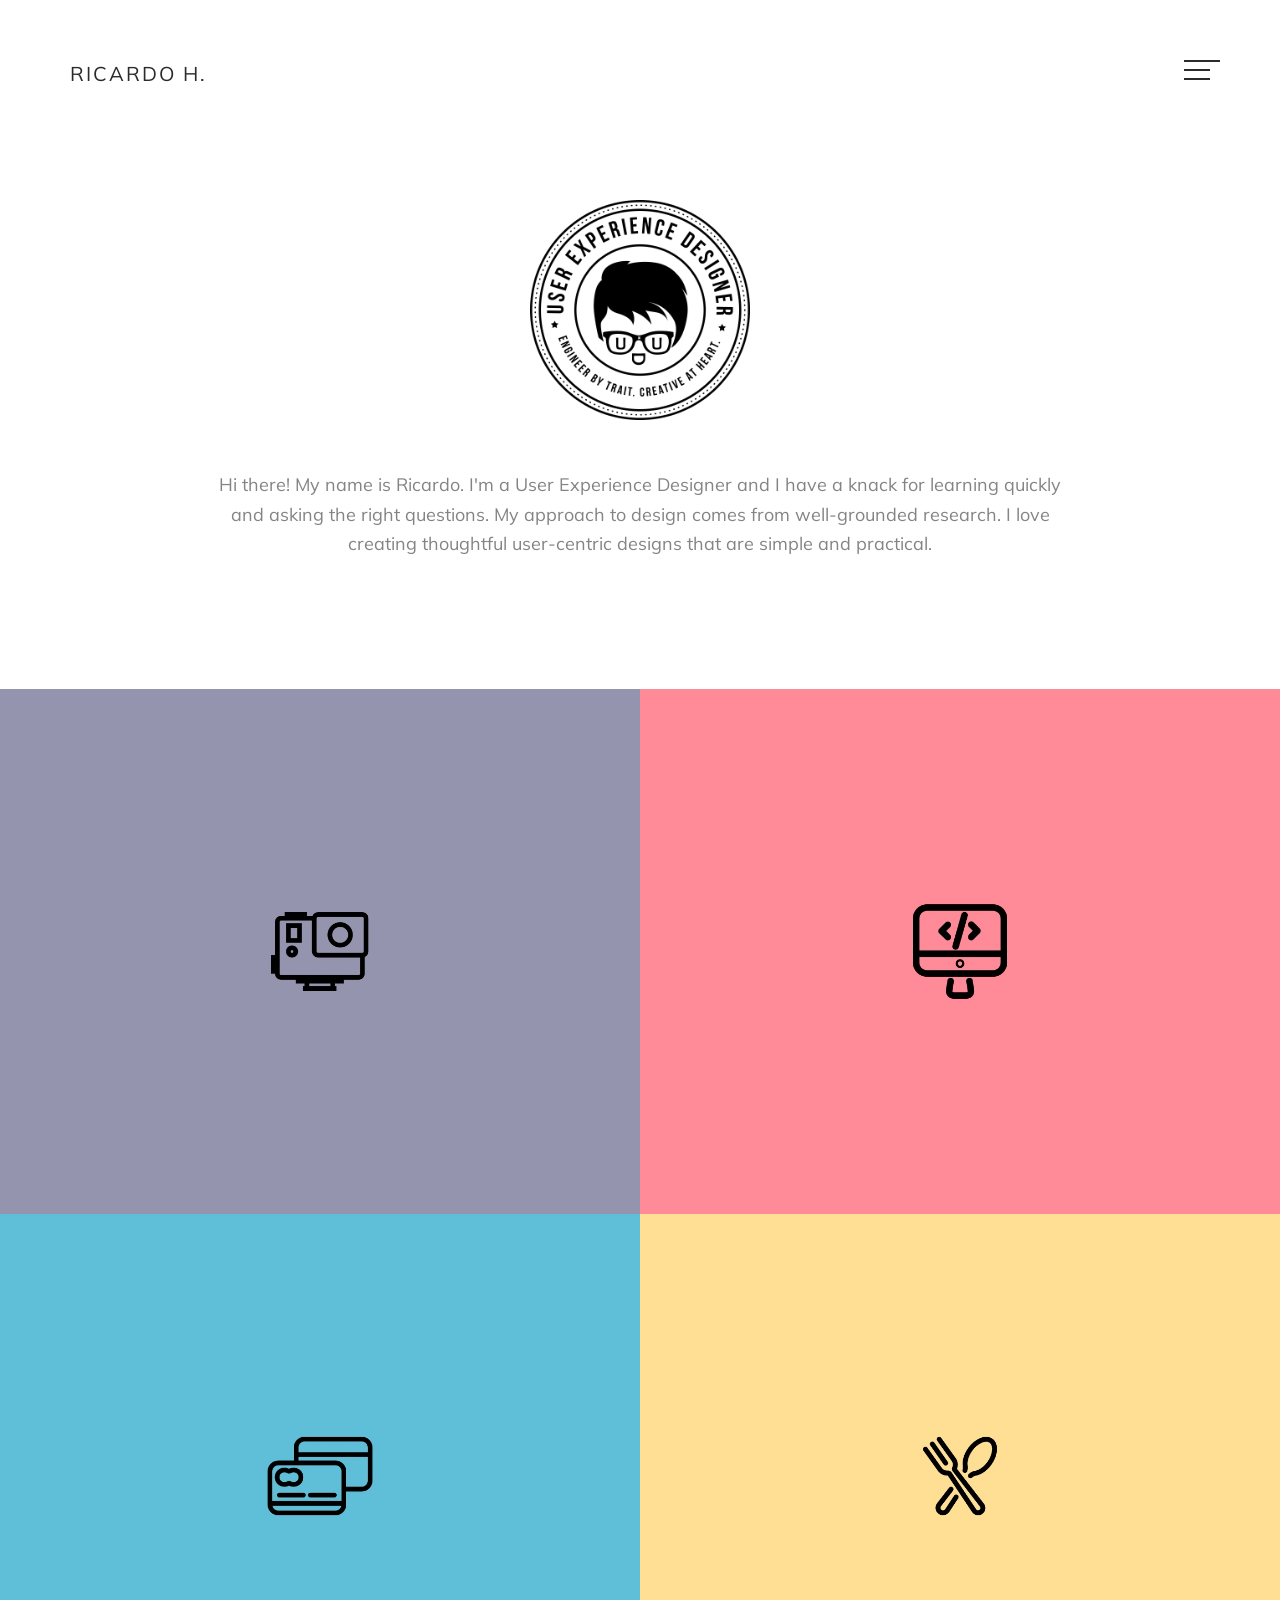
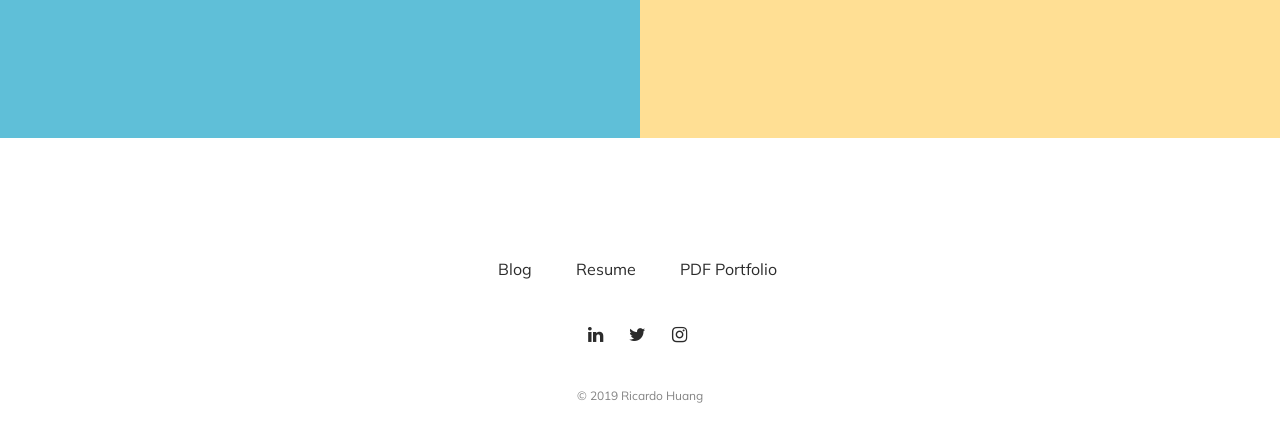
<file: index.html>
<!DOCTYPE html>
<html lang="en">
<head>
  <meta charset="utf-8">
  <meta http-equiv="X-UA-Compatible" content="IE=edge">
  <meta name="viewport" content="width=device-width, initial-scale=1">
  <meta name="description" content="Ricardo is a User Experience Designer based in the San Francisco Bay Area.">
  <!-- The above meta tags *must* come first in the head; any other head content must come *after* these tags -->

  <title>Ricardo Huang | UX Designer</title>

  <!-- Favicon -->
  <link href="assets/favicon.ico" rel="shortcut icon" />
  <link href="assets/apple-touch-icon.png" rel="apple-touch-icon" />

  <!-- Fonts -->
  <link href="https://fonts.googleapis.com/css?family=Muli:300,300i,400,400i" rel="stylesheet">
  <link href="assets/vendor/fontawesome/css/font-awesome.min.css" rel="stylesheet" />

  <!-- CSS -->
  <link href="assets/vendor/bootstrap/css/bootstrap.min.css" rel="stylesheet" />

  <!-- Main CSS-->
  <link href="assets/css/style.css" rel="stylesheet" />

  <!-- HTML5 shim and Respond.js for IE8 support of HTML5 elements and media queries -->
  <!-- WARNING: Respond.js doesn't work if you view the page via file:// -->
  <!--[if lt IE 9]>
    <script src="https://oss.maxcdn.com/html5shiv/3.7.2/html5shiv.min.js"></script>
    <script src="https://oss.maxcdn.com/respond/1.4.2/respond.min.js"></script>
  <![endif]-->
</head>

<script>
  (function(i,s,o,g,r,a,m){i['GoogleAnalyticsObject']=r;i[r]=i[r]||function(){
  (i[r].q=i[r].q||[]).push(arguments)},i[r].l=1*new Date();a=s.createElement(o),
  m=s.getElementsByTagName(o)[0];a.async=1;a.src=g;m.parentNode.insertBefore(a,m)
  })(window,document,'script','https://www.google-analytics.com/analytics.js','ga');

  ga('create', 'UA-75221233-1', 'auto');
  ga('send', 'pageview');

</script>

<body class="home-page">

<nav>
  <div class="container">
    <div class="row">
      <div class="col-xs-6">
        <a href="http://www.uxtricky.com" class="current-parent logo">Ricardo H.</a>
      </div> <!-- /.col-xs-6 -->
      <div class="col-xs-6">
        <div id="hamburger-icon">
          <div class="line line-1"></div>
          <div class="line line-2"></div>
          <div class="line line-3"></div>
        </div>
      </div> <!-- /.col-xs-6 -->
    </div> <!-- /.row -->
  </div> <!-- /.container -->
</nav>

<div class="navbar">
  <div class="container">
    <div class="navbar-header">
      <button type="button" class="navbar-toggle collapsed" data-toggle="collapse" data-target="#bs-example-navbar-collapse-1" aria-expanded="false">
        <span class="sr-only">Toggle navigation</span>
        <span class="icon-bar"></span>
        <span class="icon-bar"></span>
        <span class="icon-bar"></span>
      </button>
    </div> <!--navbar-header -->

    <div class="collapse navbar-collapse" id="bs-example-navbar-collapse-1">
      <ul class="nav navbar-nav navbar-right">

		<li class="dropdown">
         <a href="https://uxodyssey.co/" target="_blank">Blog</a>
        </li> 

        <li class="dropdown">
          <a href="https://drive.google.com/file/d/0Bw1iL-0tSaWDdURyNVJSWHVmeDQ/view?usp=sharing" target="_blank">Resume</a>
        </li>

        <li class="dropdown">
          <a href="#" class="dropdown-toggle" data-toggle="dropdown" role="button" aria-haspopup="true" aria-expanded="false">Portfolio<span class="caret"></span></a>
          <ul class="dropdown-menu">
            <li><a href="http://www.uxtricky.com/portfolio_verizon">Verizon</a></li>
            <li><a href="http://www.uxtricky.com/portfolio_chase">Chase</a></li>
            <li><a href="http://www.uxtricky.com/portfolio_reserve">Reserve</a></li>
            <li><a href="http://www.uxtricky.com/portfolio_gopro">Go Pro</a></li>
          </ul>
        </li>
       
      </ul>
    </div> <!-- /.collapse -->
  </div> <!-- /.container -->
</div> <!-- /.navbar -->

<div class="introduction page-1">


<section class="intro intro-2">
  <div class="container">
      <header class="scroll-reveal">
        <img src="assets/images/logo_badge.png" width="auto" height="220" alt=""/>
      </header>
      <p class="scroll-reveal">Hi there! My name is Ricardo. I'm a User Experience Designer and I have a knack for learning quickly and asking the right questions. My approach to design comes from well-grounded research. I love creating thoughtful user-centric designs that are simple and practical.</p>
</div> <!-- /.container -->
</section> <!-- /.intro -->


<div class="portfolio portfolio-1">
  <div class="container-fluid">
    <div class="row no-gutter">

      <div class="col-sm-6 scroll-reveal">
        <a href="http://www.uxtricky.com/portfolio_gopro">
          <img src="assets/images/portfolio-4-large.jpg" class="img-responsive" alt="" />
          <div class="overlay">
            <div class="overlay-content">
              <h3>Go Pro</h3>
              <p>View Details</p>
            </div> <!-- /.overlay-content -->
          </div> <!-- /.overlay -->
        </a>
      </div> <!-- /.col-md-6 -->

      <div class="col-sm-6 scroll-reveal">
        <a href="http://www.uxtricky.com/portfolio_verizon">
          <img src="assets/images/portfolio-1-large.jpg" class="img-responsive" alt="" />
          <div class="overlay">
            <div class="overlay-content">
              <h3>Verizon</h3>
              <p>View Details</p>
            </div> <!-- /.overlay-content -->
          </div> <!-- /.overlay -->
        </a>
      </div> <!-- /.col-md-6 -->

      <div class="col-sm-6 scroll-reveal">
        <a href="http://www.uxtricky.com/portfolio_chase">
          <img src="assets/images/portfolio-2-large.jpg" class="img-responsive" alt="" />
          <div class="overlay">
            <div class="overlay-content">
              <h3>Chase</h3>
              <p>View Details</p>
            </div> <!-- /.overlay-content -->
          </div> <!-- /.overlay -->
        </a>
      </div> <!-- /.col-md-6 -->

      <div class="col-sm-6 scroll-reveal">
        <a href="http://www.uxtricky.com/portfolio_reserve">
          <img src="assets/images/portfolio-3-large.jpg" class="img-responsive" alt="" />
          <div class="overlay">
            <div class="overlay-content">
              <h3>Reserve</h3>
              <p>View Details</p>
            </div> <!-- /.overlay-content -->
          </div> <!-- /.overlay -->
        </a>
      </div> <!-- /.col-md-6 -->

    </div> <!-- /.row -->
  </div> <!-- /.container-fluid -->
</div> <!-- /.portfolio-1 -->


<footer>
  <nav class="scroll-reveal">
    <ul class="list-inline list-unstyled">
      <li><a href="https://uxodyssey.co/" target="_blank">Blog</a></li>
      <li><a href="https://drive.google.com/file/d/0Bw1iL-0tSaWDdURyNVJSWHVmeDQ/view?usp=sharing" target="_blank">Resume</a></li>
      <li><a href="https://drive.google.com/file/d/0Bw1iL-0tSaWDcjVJc2VrM1h5b1E/view" target="_blank">PDF Portfolio</a></li>
    </ul>
  </nav>

  <ul class="social list-inline list-unstyled scroll-reveal">
    <li><a href="https://www.linkedin.com/in/ricardohuang" target="_blank"><i class="fa fa-linkedin"></i></a></li>
    <li><a href="https://twitter.com/uxtricky" target="_blank"><i class="fa fa-twitter"></i></a></li>
    <li><a href="https://www.instagram.com/uxodyssey/" target="_blank"><i class="fa fa-instagram"></i></a></li>
  </ul>

  <p class="copyright scroll-reveal"> &copy; 2019 Ricardo Huang</p>
  <!-- ICONS FROM THENOUNPROJECT.COM -->
</footer>

</div> <!-- /.introduction .page-1 -->

<script src="assets/js/jquery-2.2.4.min.js"></script>
<script src="assets/vendor/bootstrap/js/bootstrap.min.js"></script>
<script src="assets/vendor/scroll-reveal/scrollreveal.min.js"></script>
<script src="assets/vendor/match-height/jquery.matchHeight-min.js"></script>
<script src="assets/contact-form/js/validator.min.js"></script>
<script src="assets/contact-form/js/form-scripts.js"></script>
<script src="assets/js/createev.js"></script>
</body>
</html>
</file>
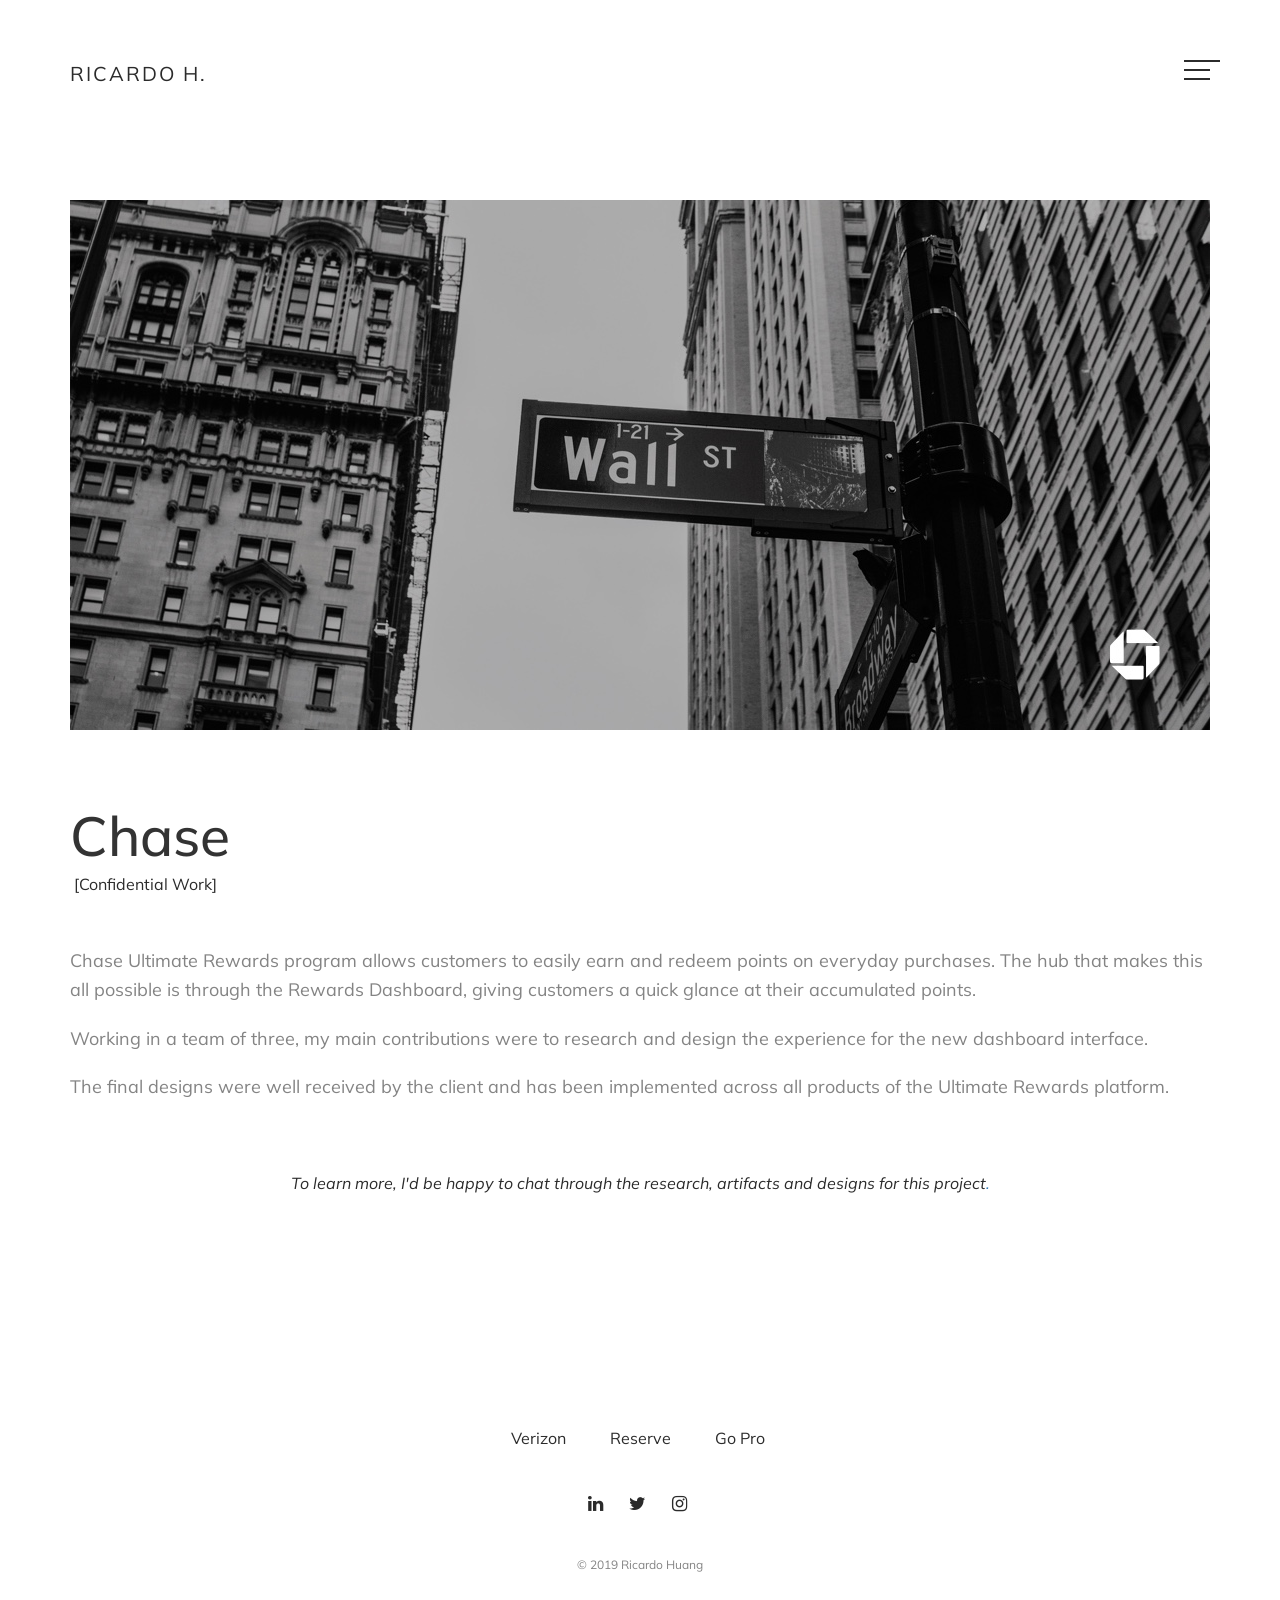
<file: portfolio_chase.html>
<!DOCTYPE html>
<html lang="en">
<head>
  <meta charset="utf-8">
  <meta http-equiv="X-UA-Compatible" content="IE=edge">
  <meta name="viewport" content="width=device-width, initial-scale=1">
  <!-- The above 3 meta tags *must* come first in the head; any other head content must come *after* these tags -->

  <title>Ricardo Huang | UX Designer</title>

  <!-- Favicon -->
  <link href="assets/favicon.ico" rel="shortcut icon" />
  <link href="assets/apple-touch-icon.png" rel="apple-touch-icon" />

  <!-- Fonts -->
  <link href="https://fonts.googleapis.com/css?family=Muli:300,300i,400,400i" rel="stylesheet">
  <link href="assets/vendor/fontawesome/css/font-awesome.min.css" rel="stylesheet" />

  <!-- CSS -->
  <link href="assets/vendor/bootstrap/css/bootstrap.min.css" rel="stylesheet" />

  <!-- Main CSS-->
  <link href="assets/css/style.css" rel="stylesheet" />

  <!-- HTML5 shim and Respond.js for IE8 support of HTML5 elements and media queries -->
  <!-- WARNING: Respond.js doesn't work if you view the page via file:// -->
  <!--[if lt IE 9]>
    <script src="https://oss.maxcdn.com/html5shiv/3.7.2/html5shiv.min.js"></script>
    <script src="https://oss.maxcdn.com/respond/1.4.2/respond.min.js"></script>
  <![endif]-->
</head>

<script>
  (function(i,s,o,g,r,a,m){i['GoogleAnalyticsObject']=r;i[r]=i[r]||function(){
  (i[r].q=i[r].q||[]).push(arguments)},i[r].l=1*new Date();a=s.createElement(o),
  m=s.getElementsByTagName(o)[0];a.async=1;a.src=g;m.parentNode.insertBefore(a,m)
  })(window,document,'script','https://www.google-analytics.com/analytics.js','ga');

  ga('create', 'UA-75221233-1', 'auto');
  ga('send', 'pageview');

</script>

<body class="page-single-portfolio">

<nav>
  <div class="container">
    <div class="row">
      <div class="col-xs-6"><a href="http://www.uxtricky.com" class="current-parent logo">Ricardo H.</a></div> <!-- /.col-xs-6 -->
      <div class="col-xs-6">
        <div id="hamburger-icon">
          <div class="line line-1"></div>
          <div class="line line-2"></div>
          <div class="line line-3"></div>
        </div>
      </div> <!-- /.col-xs-6 -->
    </div> <!-- /.row -->
  </div> <!-- /.container -->
</nav>

<div class="navbar">
  <div class="container">
    <div class="navbar-header">
      <button type="button" class="navbar-toggle collapsed" data-toggle="collapse" data-target="#bs-example-navbar-collapse-1" aria-expanded="false">
        <span class="sr-only">Toggle navigation</span>
        <span class="icon-bar"></span>
        <span class="icon-bar"></span>
        <span class="icon-bar"></span>
      </button>
    </div> <!--navbar-header -->

    <div class="collapse navbar-collapse" id="bs-example-navbar-collapse-1">
      <ul class="nav navbar-nav navbar-right">

		<li class="dropdown">
         <a href="https://uxodyssey.co/" target="_blank">Blog</a>
        </li>

        <li class="dropdown">
          <a href="https://drive.google.com/file/d/0Bw1iL-0tSaWDdURyNVJSWHVmeDQ/view?usp=sharing" target="_blank">Resume</a>
        </li>

        <li class="dropdown">
          <a href="#" class="dropdown-toggle" data-toggle="dropdown" role="button" aria-haspopup="true" aria-expanded="false">Portfolio<span class="caret"></span></a>
          <ul class="dropdown-menu">
            <li><a href="http://www.uxtricky.com/portfolio_verizon">Verizon</a></li>
            <li><a href="http://www.uxtricky.com/portfolio_chase">Chase</a></li>
            <li><a href="http://www.uxtricky.com/portfolio_reserve">Reserve</a></li>
            <li><a href="http://www.uxtricky.com/portfolio_gopro">Go Pro</a></li>
          </ul>
        </li>

      </ul>

       </div> <!-- /.collapse -->
  </div> <!-- /.container -->
</div> <!-- /.navbar -->

<div class="introduction page-1">


<div class="single-portfolio">
  <div class="container">

    <img src="assets/images/splash_chase.jpg" class="img-responsive scroll-reveal" alt="" />
    <h1 class="scroll-reveal">Chase</h1>
    <p class="info scroll-reveal">&nbsp;[Confidential Work]</p>
    <p class="scroll-reveal">Chase Ultimate Rewards program allows customers to easily earn and redeem points on everyday purchases. The hub that makes this all possible is through the Rewards Dashboard, giving customers a quick glance at their accumulated points.</p>
    <p class="scroll-reveal">Working in a team of three, my main contributions were to research and design the experience for the new dashboard interface.</p>
    <p class="scroll-reveal">The final designs were well received by the client and has been implemented across all products of the Ultimate Rewards platform. </p>
    <p class="scroll-reveal">&nbsp;</p>
<p class="info scroll-reveal text-center"><em>To learn more, I'd be happy to chat through the research, artifacts and designs for this project<a href="https://drive.google.com/file/d/0Bw1iL-0tSaWDNmhkRmRhSWJrZWc/view" target="_blank">. </a></em></p>

  </div> <!-- /.container -->
</div> <!-- /.single-portfolio -->

<footer>
  <nav class="scroll-reveal">
    <ul class="list-inline list-unstyled">
      <li><a href="http://www.uxtricky.com/portfolio_verizon">Verizon</a></li>
      <li><a href="http://www.uxtricky.com/portfolio_reserve">Reserve</a></li>
      <li><a href="http://www.uxtricky.com/portfolio_gopro">Go Pro</a></li>
    </ul>
  </nav>

  <ul class="social list-inline list-unstyled scroll-reveal">
    <li><a href="https://www.linkedin.com/in/ricardohuang" target="_blank"><i class="fa fa-linkedin"></i></a></li>
    <li><a href="https://twitter.com/uxtricky" target="_blank"><i class="fa fa-twitter"></i></a></li>
    <li><a href="https://www.instagram.com/uxodyssey/" target="_blank"><i class="fa fa-instagram"></i></a></li>
  </ul>

  <p class="copyright scroll-reveal">&copy; 2019 Ricardo Huang</p>
</footer>

</div> <!-- /.introduction .page-1 -->

<script src="assets/js/jquery-2.2.4.min.js"></script>
<script src="assets/vendor/bootstrap/js/bootstrap.min.js"></script>
<script src="assets/vendor/scroll-reveal/scrollreveal.min.js"></script>
<script src="assets/vendor/match-height/jquery.matchHeight-min.js"></script>
<script src="assets/contact-form/js/validator.min.js"></script>
<script src="assets/contact-form/js/form-scripts.js"></script>
<script src="assets/js/createev.js"></script>
</body>
</html>
</file>
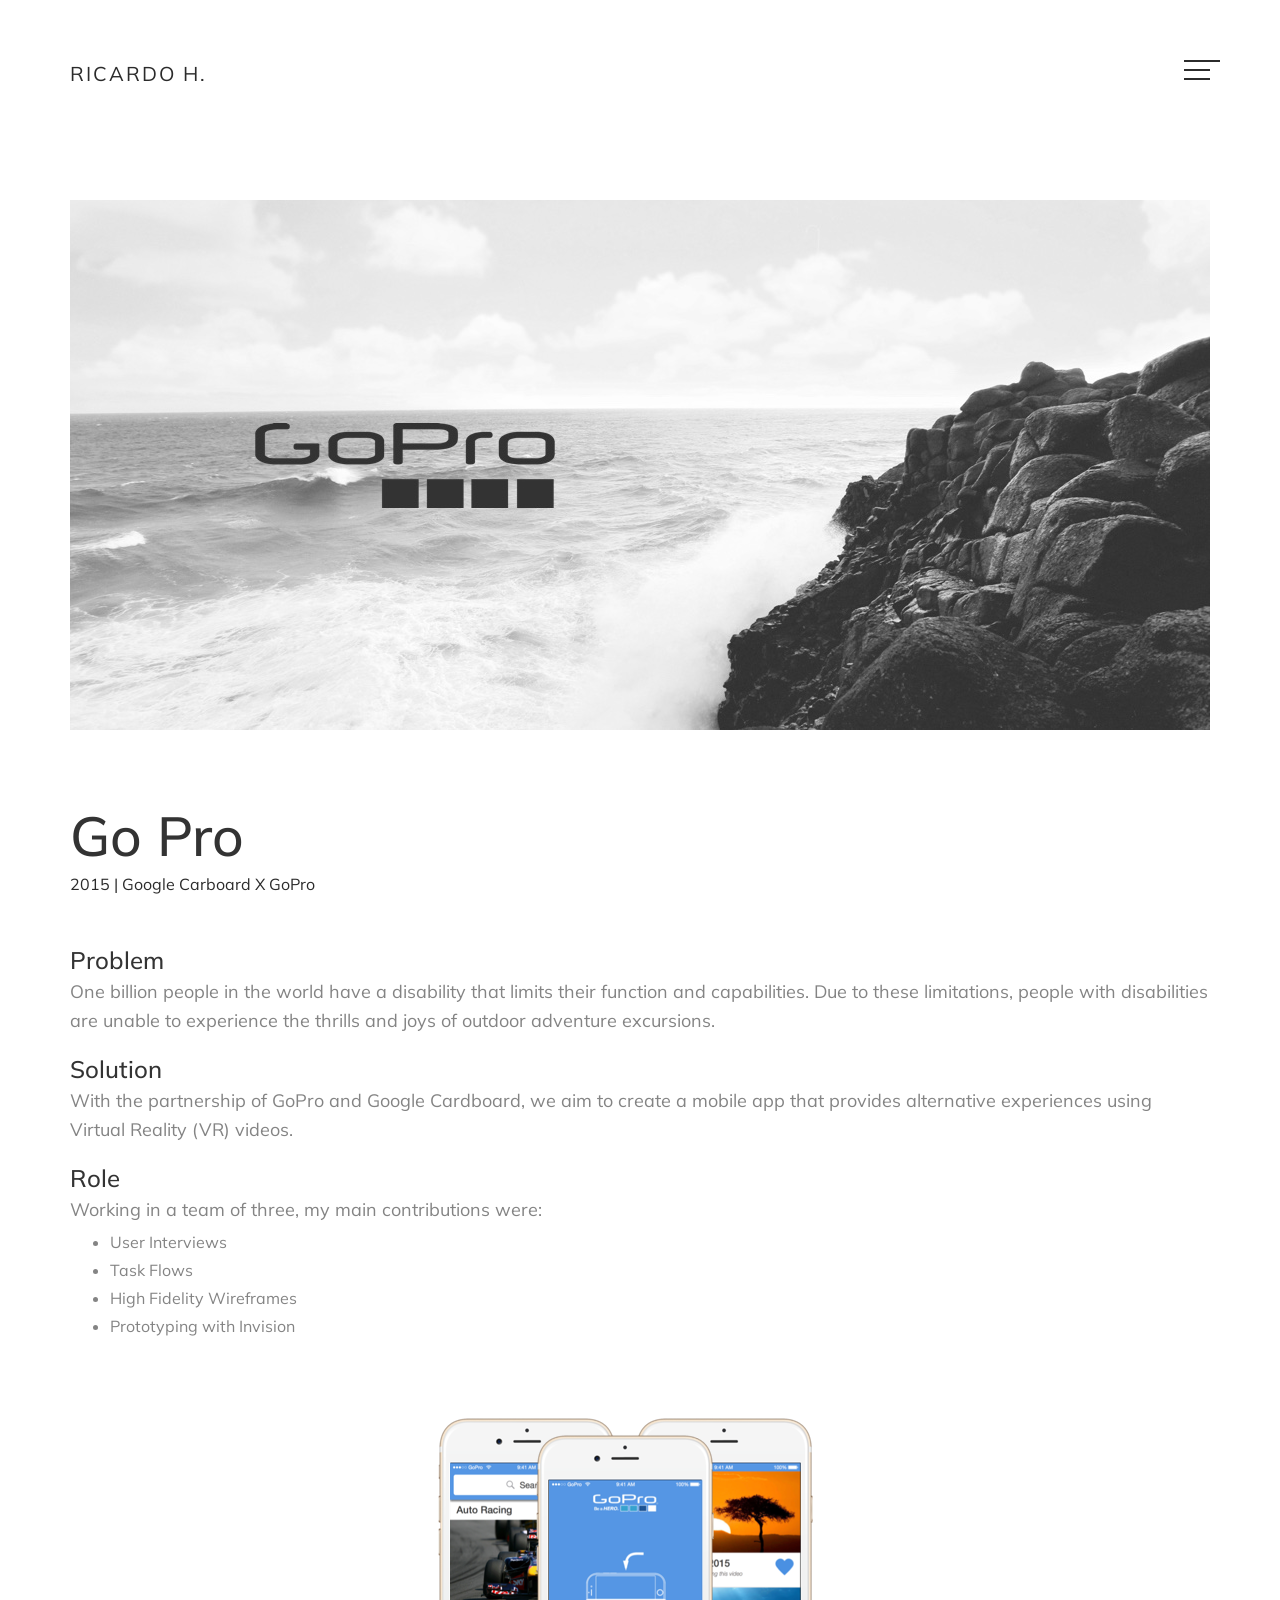
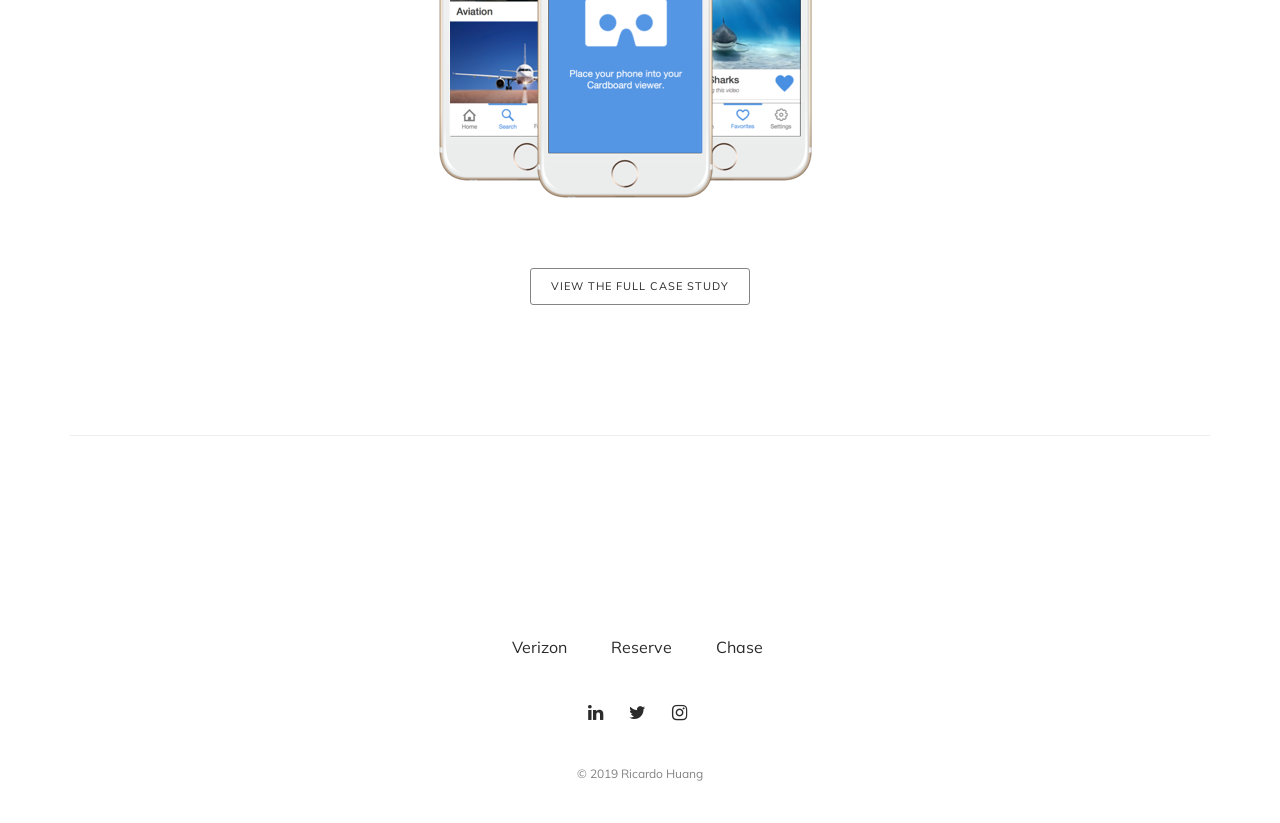
<file: portfolio_gopro.html>
<!DOCTYPE html>
<html lang="en">
<head>
  <meta charset="utf-8">
  <meta http-equiv="X-UA-Compatible" content="IE=edge">
  <meta name="viewport" content="width=device-width, initial-scale=1">
  <!-- The above 3 meta tags *must* come first in the head; any other head content must come *after* these tags -->

  <title>Ricardo Huang | UX Designer</title>

  <!-- Favicon -->
  <link href="assets/favicon.ico" rel="shortcut icon" />
  <link href="assets/apple-touch-icon.png" rel="apple-touch-icon" />

  <!-- Fonts -->
  <link href="https://fonts.googleapis.com/css?family=Muli:300,300i,400,400i" rel="stylesheet">
  <link href="assets/vendor/fontawesome/css/font-awesome.min.css" rel="stylesheet" />

  <!-- CSS -->
  <link href="assets/vendor/bootstrap/css/bootstrap.min.css" rel="stylesheet" />

  <!-- Main CSS-->
  <link href="assets/css/style.css" rel="stylesheet" />

  <!-- HTML5 shim and Respond.js for IE8 support of HTML5 elements and media queries -->
  <!-- WARNING: Respond.js doesn't work if you view the page via file:// -->
  <!--[if lt IE 9]>
    <script src="https://oss.maxcdn.com/html5shiv/3.7.2/html5shiv.min.js"></script>
    <script src="https://oss.maxcdn.com/respond/1.4.2/respond.min.js"></script>
  <![endif]-->
</head>

<script>
  (function(i,s,o,g,r,a,m){i['GoogleAnalyticsObject']=r;i[r]=i[r]||function(){
  (i[r].q=i[r].q||[]).push(arguments)},i[r].l=1*new Date();a=s.createElement(o),
  m=s.getElementsByTagName(o)[0];a.async=1;a.src=g;m.parentNode.insertBefore(a,m)
  })(window,document,'script','https://www.google-analytics.com/analytics.js','ga');

  ga('create', 'UA-75221233-1', 'auto');
  ga('send', 'pageview');

</script>

<body class="page-single-portfolio">

<nav>
  <div class="container">
    <div class="row">
      <div class="col-xs-6"><a href="http://www.uxtricky.com" class="current-parent logo">Ricardo H.</a></div> <!-- /.col-xs-6 -->
      <div class="col-xs-6">
        <div id="hamburger-icon">
          <div class="line line-1"></div>
          <div class="line line-2"></div>
          <div class="line line-3"></div>
        </div>
      </div> <!-- /.col-xs-6 -->
    </div> <!-- /.row -->
  </div> <!-- /.container -->
</nav>

<div class="navbar">
  <div class="container">
    <div class="navbar-header">
      <button type="button" class="navbar-toggle collapsed" data-toggle="collapse" data-target="#bs-example-navbar-collapse-1" aria-expanded="false">
        <span class="sr-only">Toggle navigation</span>
        <span class="icon-bar"></span>
        <span class="icon-bar"></span>
        <span class="icon-bar"></span>
      </button>
    </div> <!--navbar-header -->

    <div class="collapse navbar-collapse" id="bs-example-navbar-collapse-1">
      <ul class="nav navbar-nav navbar-right">

		<li class="dropdown">
         <a href="https://uxodyssey.co/" target="_blank">Blog</a>
        </li>

        <li class="dropdown">
          <a href="https://drive.google.com/file/d/0Bw1iL-0tSaWDdURyNVJSWHVmeDQ/view?usp=sharing" target="_blank">Resume</a>
        </li>

        <li class="dropdown">
          <a href="#" class="dropdown-toggle" data-toggle="dropdown" role="button" aria-haspopup="true" aria-expanded="false">Portfolio<span class="caret"></span></a>
          <ul class="dropdown-menu">
            <li><a href="http://www.uxtricky.com/portfolio_verizon">Verizon</a></li>
            <li><a href="http://www.uxtricky.com/portfolio_chase">Chase</a></li>
            <li><a href="http://www.uxtricky.com/portfolio_reserve">Reserve</a></li>
            <li><a href="http://www.uxtricky.com/portfolio_gopro">Go Pro</a></li>
          </ul>
        </li>

      </ul>

       </div> <!-- /.collapse -->
  </div> <!-- /.container -->
</div> <!-- /.navbar -->

<div class="introduction page-1">


<div class="single-portfolio">
  <div class="container">

    <img src="assets/images/splash_gopro.jpg" class="img-responsive scroll-reveal" alt="" />
    <h1 class="scroll-reveal">Go Pro</h1>
    <p class="info scroll-reveal">2015 |&nbsp;Google Carboard X GoPro</p>
    <h2 class="scroll-reveal">Problem</h2>
    <p class="scroll-reveal">One billion people in the world have a disability that limits their function and capabilities. Due to these limitations, people with disabilities are unable to experience the thrills and joys of outdoor adventure excursions.</p>
    <h2 class="scroll-reveal">Solution</h2>
    <p class="scroll-reveal">With the partnership of GoPro and Google Cardboard, we aim to create a mobile app that provides alternative experiences using Virtual Reality (VR) videos. </p>
    <h2 class="scroll-reveal">Role</h2>
    <p class="scroll-reveal">Working in a team of three, my main contributions were:</p>
   	  <ul>
   	    <li>User Interviews</li>
   	    <li>Task Flows</li>
   	    <li>High Fidelity Wireframes</li>
   	    <li>Prototyping with Invision</li>
   	  </ul>
     
     <div class="row images">
     	<img src="assets/images/prototype_gopro.png" class="img-responsive scroll-reveal" alt="" />
     </div>
     
     <div class="wrapper">
     	<a class="btn btn-border" href="https://uxodyssey.co/portfolio/gopro/" target="_blank">View The Full Case Study</a>
     </div>
     
    <div class="row images">
      
    </div> <!-- /.row -->
<hr>
    
  </div> <!-- /.container -->
</div> <!-- /.single-portfolio -->

<footer>
  <nav class="scroll-reveal">
    <ul class="list-inline list-unstyled">
      <li><a href="http://www.uxtricky.com/portfolio_verizon">Verizon</a></li>
      <li><a href="http://www.uxtricky.com/portfolio_reserve">Reserve</a></li>
      <li><a href="http://www.uxtricky.com/portfolio_chase">Chase</a></li>
    </ul>
  </nav>

  <ul class="social list-inline list-unstyled scroll-reveal">
    <li><a href="https://www.linkedin.com/in/ricardohuang" target="_blank"><i class="fa fa-linkedin"></i></a></li>
    <li><a href="https://twitter.com/uxtricky" target="_blank"><i class="fa fa-twitter"></i></a></li>
    <li><a href="https://www.instagram.com/uxodyssey/" target="_blank"><i class="fa fa-instagram"></i></a></li>
  </ul>

  <p class="copyright scroll-reveal">&copy; 2019 Ricardo Huang</p>
</footer>

</div> <!-- /.introduction .page-1 -->

<script src="assets/js/jquery-2.2.4.min.js"></script>
<script src="assets/vendor/bootstrap/js/bootstrap.min.js"></script>
<script src="assets/vendor/scroll-reveal/scrollreveal.min.js"></script>
<script src="assets/vendor/match-height/jquery.matchHeight-min.js"></script>
<script src="assets/contact-form/js/validator.min.js"></script>
<script src="assets/contact-form/js/form-scripts.js"></script>
<script src="assets/js/createev.js"></script>
</body>
</html>
</file>
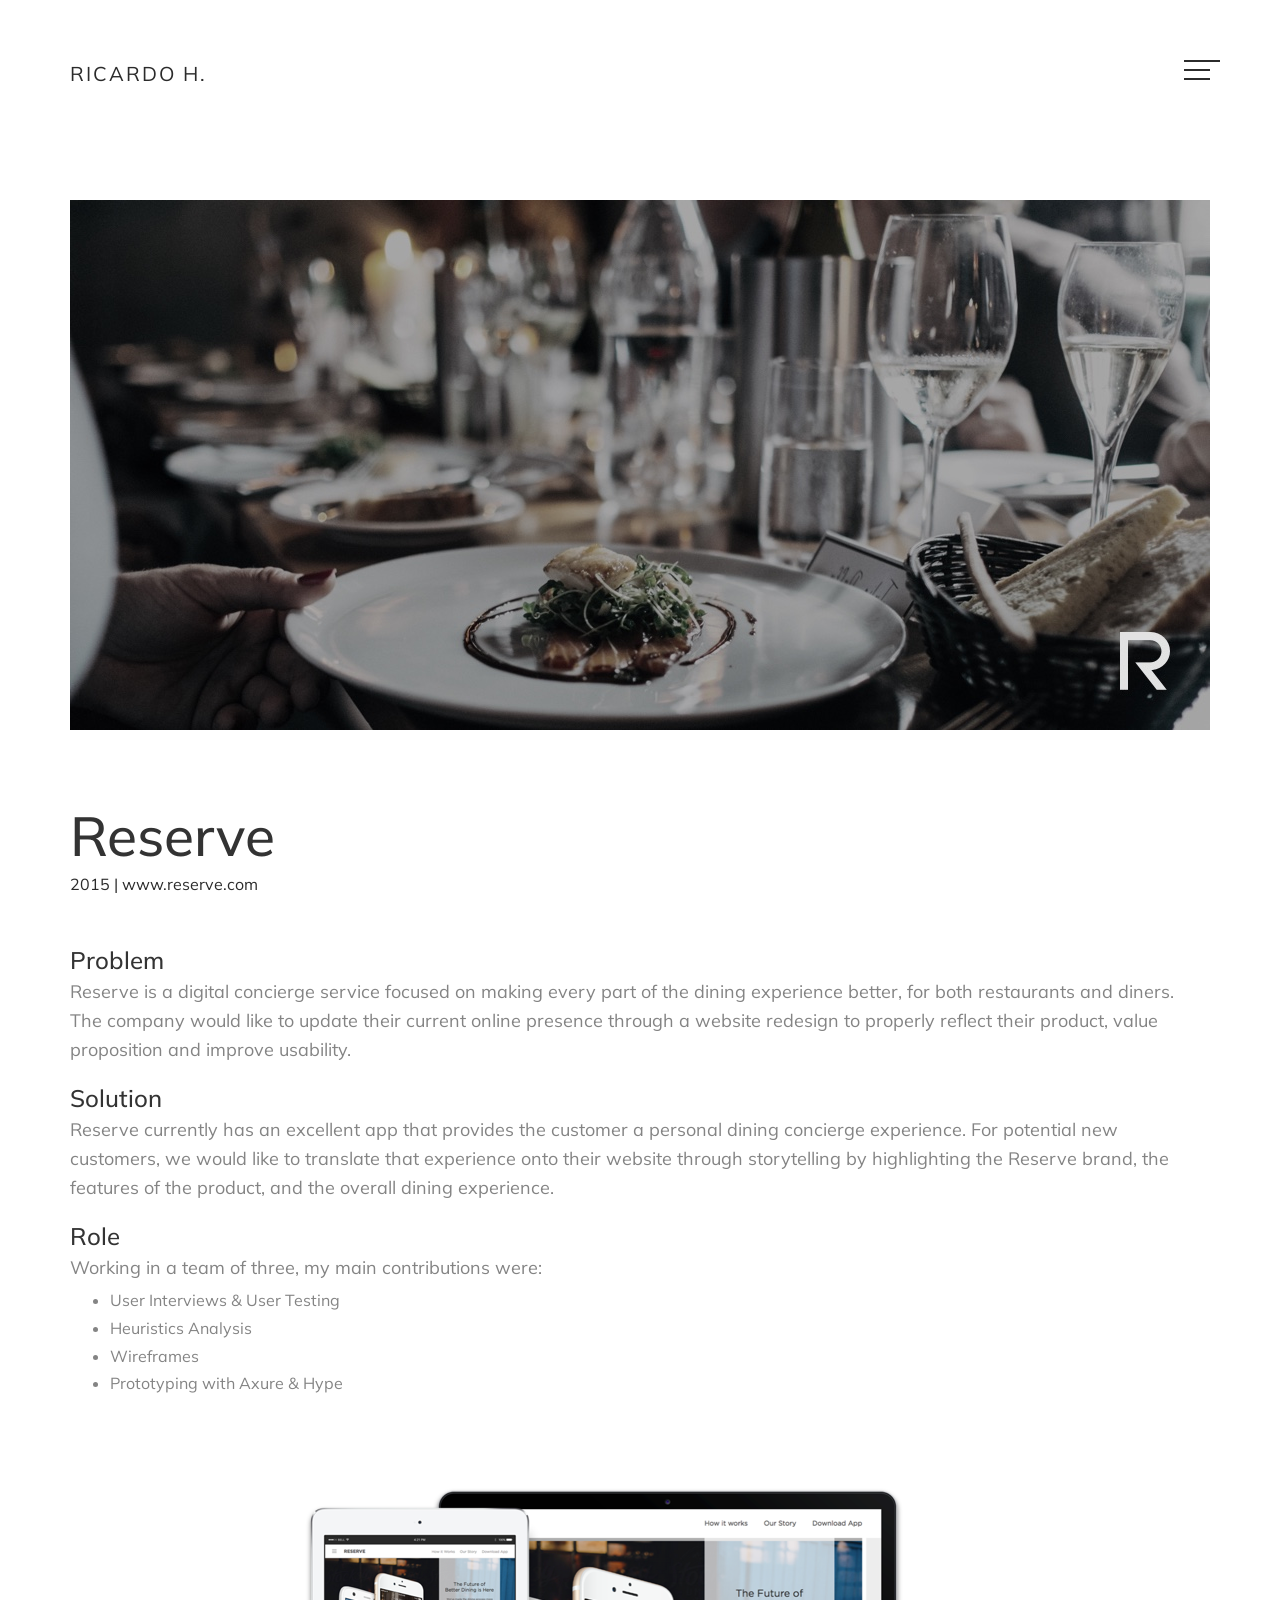
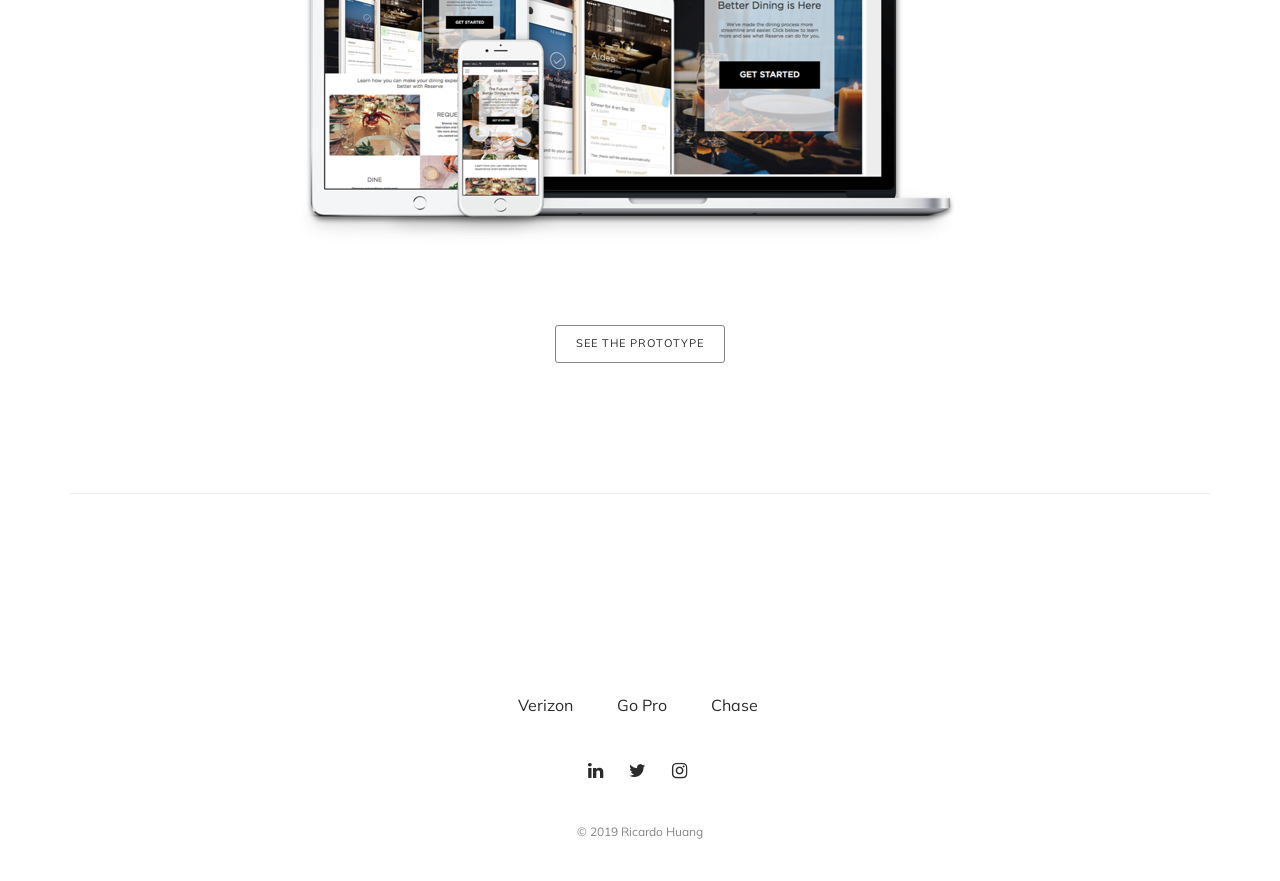
<file: portfolio_reserve.html>
<!DOCTYPE html>
<html lang="en">
<head>
  <meta charset="utf-8">
  <meta http-equiv="X-UA-Compatible" content="IE=edge">
  <meta name="viewport" content="width=device-width, initial-scale=1">
  <!-- The above 3 meta tags *must* come first in the head; any other head content must come *after* these tags -->

  <title>Ricardo Huang | UX Designer</title>

  <!-- Favicon -->
  <link href="assets/favicon.ico" rel="shortcut icon" />
  <link href="assets/apple-touch-icon.png" rel="apple-touch-icon" />

  <!-- Fonts -->
  <link href="https://fonts.googleapis.com/css?family=Muli:300,300i,400,400i" rel="stylesheet">
  <link href="assets/vendor/fontawesome/css/font-awesome.min.css" rel="stylesheet" />

  <!-- CSS -->
  <link href="assets/vendor/bootstrap/css/bootstrap.min.css" rel="stylesheet" />

  <!-- Main CSS-->
  <link href="assets/css/style.css" rel="stylesheet" />

  <!-- HTML5 shim and Respond.js for IE8 support of HTML5 elements and media queries -->
  <!-- WARNING: Respond.js doesn't work if you view the page via file:// -->
  <!--[if lt IE 9]>
    <script src="https://oss.maxcdn.com/html5shiv/3.7.2/html5shiv.min.js"></script>
    <script src="https://oss.maxcdn.com/respond/1.4.2/respond.min.js"></script>
  <![endif]-->
</head>

<script>
  (function(i,s,o,g,r,a,m){i['GoogleAnalyticsObject']=r;i[r]=i[r]||function(){
  (i[r].q=i[r].q||[]).push(arguments)},i[r].l=1*new Date();a=s.createElement(o),
  m=s.getElementsByTagName(o)[0];a.async=1;a.src=g;m.parentNode.insertBefore(a,m)
  })(window,document,'script','https://www.google-analytics.com/analytics.js','ga');

  ga('create', 'UA-75221233-1', 'auto');
  ga('send', 'pageview');

</script>

<body class="page-single-portfolio">

<nav>
  <div class="container">
    <div class="row">
      <div class="col-xs-6"><a href="http://www.uxtricky.com" class="current-parent logo">Ricardo H.</a></div> <!-- /.col-xs-6 -->
      <div class="col-xs-6">
        <div id="hamburger-icon">
          <div class="line line-1"></div>
          <div class="line line-2"></div>
          <div class="line line-3"></div>
        </div>
      </div> <!-- /.col-xs-6 -->
    </div> <!-- /.row -->
  </div> <!-- /.container -->
</nav>

<div class="navbar">
  <div class="container">
    <div class="navbar-header">
      <button type="button" class="navbar-toggle collapsed" data-toggle="collapse" data-target="#bs-example-navbar-collapse-1" aria-expanded="false">
        <span class="sr-only">Toggle navigation</span>
        <span class="icon-bar"></span>
        <span class="icon-bar"></span>
        <span class="icon-bar"></span>
      </button>
    </div> <!--navbar-header -->

    <div class="collapse navbar-collapse" id="bs-example-navbar-collapse-1">
      <ul class="nav navbar-nav navbar-right">

		<li class="dropdown">
         <a href="https://uxodyssey.co/" target="_blank">Blog</a>
        </li>


        <li class="dropdown">
          <a href="https://drive.google.com/file/d/0Bw1iL-0tSaWDdURyNVJSWHVmeDQ/view?usp=sharing" target="_blank">Resume</a>
        </li>

        <li class="dropdown">
          <a href="#" class="dropdown-toggle" data-toggle="dropdown" role="button" aria-haspopup="true" aria-expanded="false">Portfolio<span class="caret"></span></a>
          <ul class="dropdown-menu">
            <li><a href="http://www.uxtricky.com/portfolio_verizon">Verizon</a></li>
            <li><a href="http://www.uxtricky.com/portfolio_chase">Chase</a></li>
            <li><a href="http://www.uxtricky.com/portfolio_reserve">Reserve</a></li>
            <li><a href="http://www.uxtricky.com/portfolio_gopro">Go Pro</a></li>
          </ul>
        </li>

      </ul>

       </div> <!-- /.collapse -->
  </div> <!-- /.container -->
</div> <!-- /.navbar -->

<div class="introduction page-1">


<div class="single-portfolio">
  <div class="container">

    <img src="assets/images/splash_reserve.jpg" class="img-responsive scroll-reveal" alt="" />
    <h1 class="scroll-reveal">Reserve</h1>
    <p class="info scroll-reveal">2015 |&nbsp;www.reserve.com</p>
    <h2 class="scroll-reveal">Problem</h2>
    <p class="scroll-reveal">Reserve is a digital concierge service focused on making every part of the dining experience better, for both restaurants and diners. The company would like to update their current online presence through a website redesign to properly reflect their product, value proposition and improve usability.</p>
    <h2 class="scroll-reveal">Solution</h2>
    <p class="scroll-reveal">Reserve currently has an excellent app that provides the customer a personal dining concierge experience. For potential new customers, we would like to translate that experience onto their website through storytelling by highlighting the Reserve brand, the features of the product, and the overall dining experience. </p>
    <h2 class="scroll-reveal">Role</h2>
    <p class="scroll-reveal">Working in a team of three, my main contributions were:</p>
   	  <ul>
			<li>User Interviews &amp; User Testing </li>
        	<li>Heuristics Analysis</li>
        	<li>Wireframes</li>
        	<li>Prototyping with Axure &amp; Hype</li>
		</ul>
     
     <div class="row images">
     	<img src="assets/images/prototype_reserve.png" class="img-responsive scroll-reveal" alt="" />
     </div>
     
     <div class="wrapper">
     	<a class="btn btn-border" href="http://2fbeub.axshare.com/home.html" target="_blank">See The Prototype</a>
     </div>
     
    <div class="row images">
      
    </div> <!-- /.row -->
<hr>
    
  </div> <!-- /.container -->
</div> <!-- /.single-portfolio -->

<footer>
  <nav class="scroll-reveal">
    <ul class="list-inline list-unstyled">
      <li><a href="http://www.uxtricky.com/portfolio_verizon">Verizon</a></li>
      <li><a href="http://www.uxtricky.com/portfolio_gopro">Go Pro</a></li>
      <li><a href="http://www.uxtricky.com/portfolio_chase">Chase</a></li>
    </ul>
  </nav>

  <ul class="social list-inline list-unstyled scroll-reveal">
    <li><a href="https://www.linkedin.com/in/ricardohuang" target="_blank"><i class="fa fa-linkedin"></i></a></li>
    <li><a href="https://twitter.com/uxtricky" target="_blank"><i class="fa fa-twitter"></i></a></li>
    <li><a href="https://www.instagram.com/uxodyssey/" target="_blank"><i class="fa fa-instagram"></i></a></li>
  </ul>

  <p class="copyright scroll-reveal">&copy; 2019 Ricardo Huang</p>
</footer>

</div> <!-- /.introduction .page-1 -->

<script src="assets/js/jquery-2.2.4.min.js"></script>
<script src="assets/vendor/bootstrap/js/bootstrap.min.js"></script>
<script src="assets/vendor/scroll-reveal/scrollreveal.min.js"></script>
<script src="assets/vendor/match-height/jquery.matchHeight-min.js"></script>
<script src="assets/contact-form/js/validator.min.js"></script>
<script src="assets/contact-form/js/form-scripts.js"></script>
<script src="assets/js/createev.js"></script>
</body>
</html>
</file>
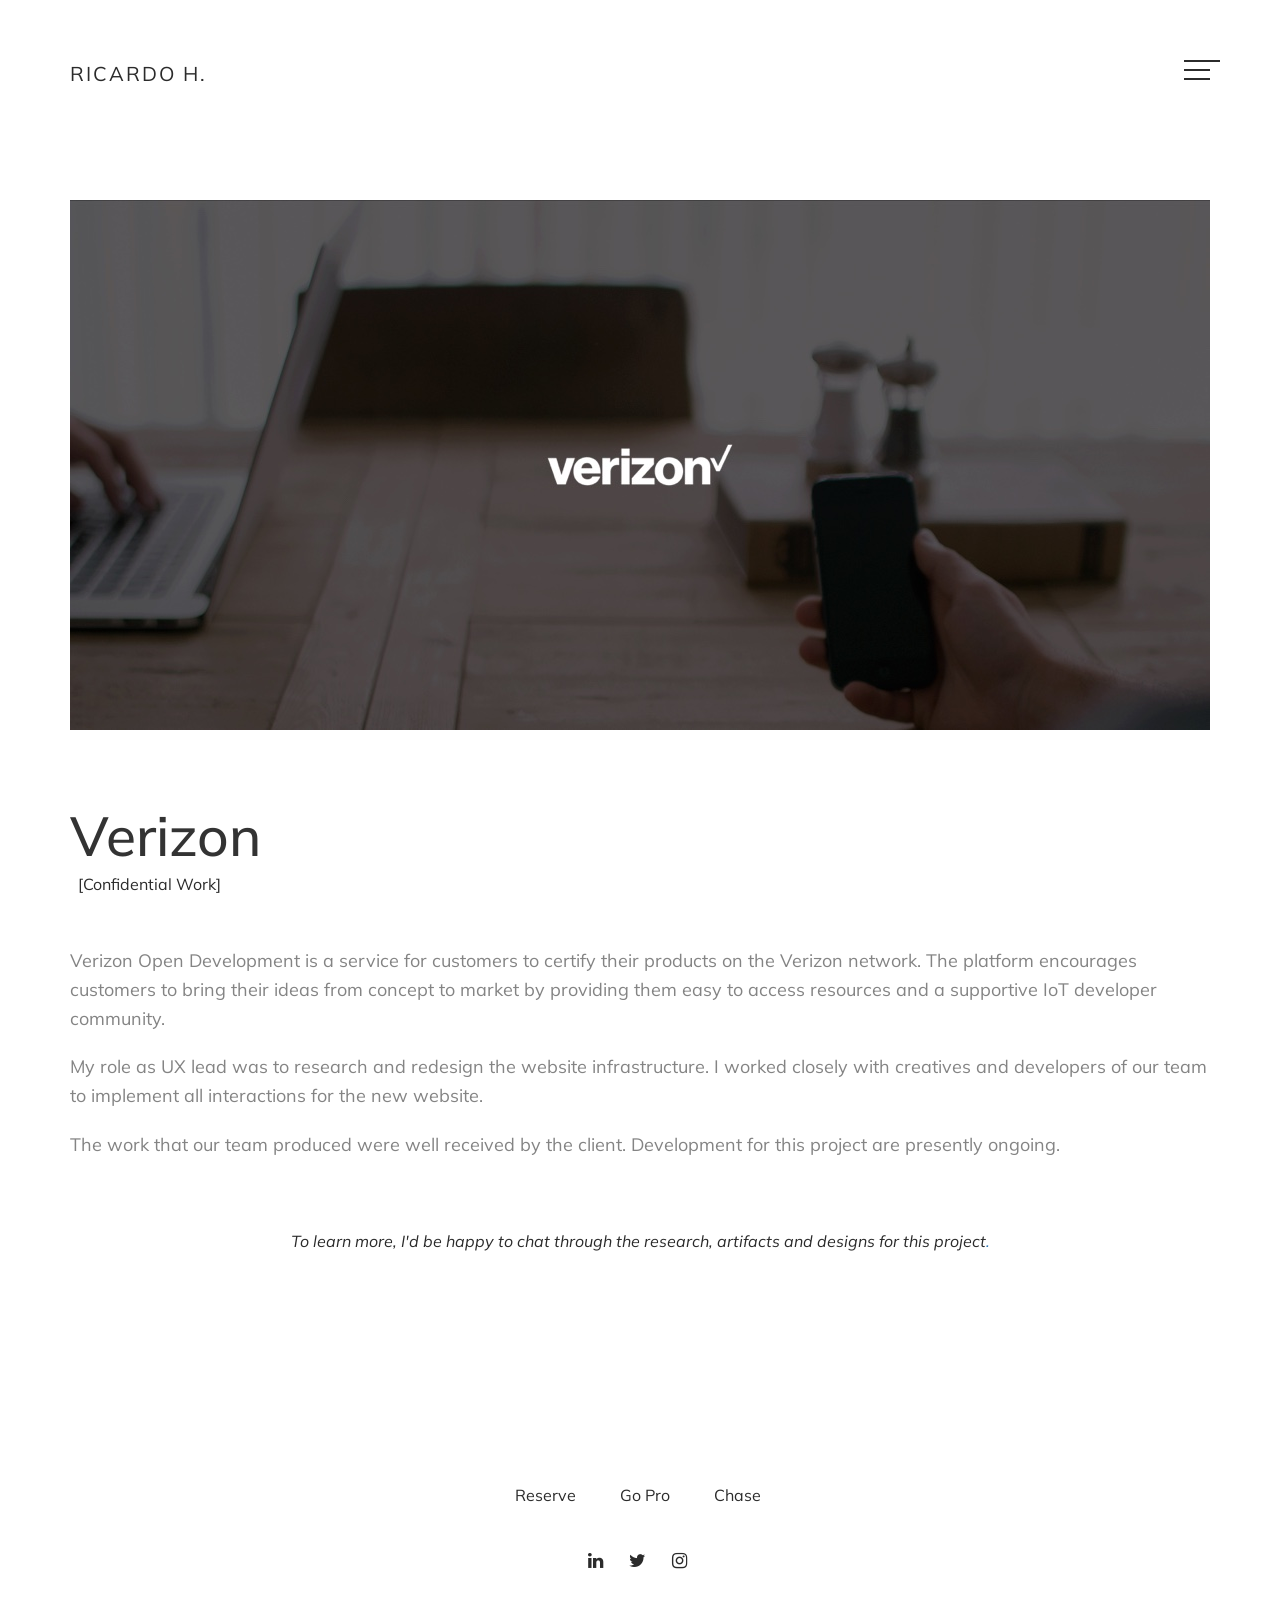
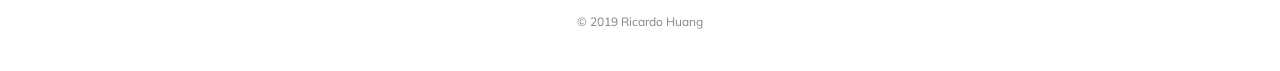
<file: portfolio_verizon.html>
<!DOCTYPE html>
<html lang="en">
<head>
  <meta charset="utf-8">
  <meta http-equiv="X-UA-Compatible" content="IE=edge">
  <meta name="viewport" content="width=device-width, initial-scale=1">
  <!-- The above 3 meta tags *must* come first in the head; any other head content must come *after* these tags -->

  <title>Ricardo Huang | UX Designer</title>

  <!-- Favicon -->
  <link href="assets/favicon.ico" rel="shortcut icon" />
  <link href="assets/apple-touch-icon.png" rel="apple-touch-icon" />

  <!-- Fonts -->
  <link href="https://fonts.googleapis.com/css?family=Muli:300,300i,400,400i" rel="stylesheet">
  <link href="assets/vendor/fontawesome/css/font-awesome.min.css" rel="stylesheet" />

  <!-- CSS -->
  <link href="assets/vendor/bootstrap/css/bootstrap.min.css" rel="stylesheet" />

  <!-- Main CSS-->
  <link href="assets/css/style.css" rel="stylesheet" />

  <!-- HTML5 shim and Respond.js for IE8 support of HTML5 elements and media queries -->
  <!-- WARNING: Respond.js doesn't work if you view the page via file:// -->
  <!--[if lt IE 9]>
    <script src="https://oss.maxcdn.com/html5shiv/3.7.2/html5shiv.min.js"></script>
    <script src="https://oss.maxcdn.com/respond/1.4.2/respond.min.js"></script>
  <![endif]-->
</head>

<script>
  (function(i,s,o,g,r,a,m){i['GoogleAnalyticsObject']=r;i[r]=i[r]||function(){
  (i[r].q=i[r].q||[]).push(arguments)},i[r].l=1*new Date();a=s.createElement(o),
  m=s.getElementsByTagName(o)[0];a.async=1;a.src=g;m.parentNode.insertBefore(a,m)
  })(window,document,'script','https://www.google-analytics.com/analytics.js','ga');

  ga('create', 'UA-75221233-1', 'auto');
  ga('send', 'pageview');

</script>

<body class="page-single-portfolio">

<nav>
  <div class="container">
    <div class="row">
      <div class="col-xs-6"><a href="http://www.uxtricky.com" class="current-parent logo">Ricardo H.</a></div> <!-- /.col-xs-6 -->
      <div class="col-xs-6">
        <div id="hamburger-icon">
          <div class="line line-1"></div>
          <div class="line line-2"></div>
          <div class="line line-3"></div>
        </div>
      </div> <!-- /.col-xs-6 -->
    </div> <!-- /.row -->
  </div> <!-- /.container -->
</nav>

<div class="navbar">
  <div class="container">
    <div class="navbar-header">
      <button type="button" class="navbar-toggle collapsed" data-toggle="collapse" data-target="#bs-example-navbar-collapse-1" aria-expanded="false">
        <span class="sr-only">Toggle navigation</span>
        <span class="icon-bar"></span>
        <span class="icon-bar"></span>
        <span class="icon-bar"></span>
      </button>
    </div> <!--navbar-header -->

    <div class="collapse navbar-collapse" id="bs-example-navbar-collapse-1">
      <ul class="nav navbar-nav navbar-right">

		<li class="dropdown">
         <a href="https://uxodyssey.co/" target="_blank">Blog</a>
        </li>

        <li class="dropdown">
          <a href="https://drive.google.com/file/d/0Bw1iL-0tSaWDdURyNVJSWHVmeDQ/view?usp=sharing" target="_blank">Resume</a>
        </li>

        <li class="dropdown">
          <a href="#" class="dropdown-toggle" data-toggle="dropdown" role="button" aria-haspopup="true" aria-expanded="false">Portfolio<span class="caret"></span></a>
          <ul class="dropdown-menu">
            <li><a href="http://www.uxtricky.com/portfolio_verizon">Verizon</a></li>
            <li><a href="http://www.uxtricky.com/portfolio_chase">Chase</a></li>
            <li><a href="http://www.uxtricky.com/portfolio_reserve">Reserve</a></li>
            <li><a href="http://www.uxtricky.com/portfolio_gopro">Go Pro</a></li>
          </ul>
        </li>

      </ul>

       </div> <!-- /.collapse -->
  </div> <!-- /.container -->
</div> <!-- /.navbar -->

<div class="introduction page-1">


<div class="single-portfolio">
  <div class="container">

    <img src="assets/images/splash_verizon.jpg" class="img-responsive scroll-reveal" alt="" />
    <h1 class="scroll-reveal">Verizon</h1>
    <p class="info scroll-reveal">&nbsp; [Confidential Work]</p>
    <p class="scroll-reveal">Verizon Open Development is a service for customers to certify their products on the Verizon network. The platform encourages customers to bring their ideas from concept to market by providing them easy to access resources and a supportive IoT developer community.</p>
    <p class="scroll-reveal">My role as UX lead was to research and redesign the website infrastructure. I worked closely with creatives and developers of our team to implement all interactions for the new website.</p>
    <p class="scroll-reveal">The work that our team produced were well received by the client. Development for this project are presently ongoing.</p>
    
    <p class="scroll-reveal">&nbsp;</p>
<p class="info scroll-reveal text-center"><em>To learn more, I'd be happy to chat through the research, artifacts and designs for this project<a href="https://ln.sync.com/dl/9c19fdc40/9jppxe8v-8x2qbw66-fffe67bb-69bh6wmg" target="_blank">. </a></em></p>

    
  </div> <!-- /.container -->
</div> <!-- /.single-portfolio -->

<footer>
  <nav class="scroll-reveal">
    <ul class="list-inline list-unstyled">
      <li><a href="http://www.uxtricky.com/portfolio_reserve">Reserve</a></li>
      <li><a href="http://www.uxtricky.com/portfolio_gopro">Go Pro</a></li>
      <li><a href="http://www.uxtricky.com/portfolio_chase">Chase</a></li>
    </ul>
  </nav>

  <ul class="social list-inline list-unstyled scroll-reveal">
    <li><a href="https://www.linkedin.com/in/ricardohuang" target="_blank"><i class="fa fa-linkedin"></i></a></li>
    <li><a href="https://twitter.com/uxtricky" target="_blank"><i class="fa fa-twitter"></i></a></li>
    <li><a href="https://www.instagram.com/uxodyssey/" target="_blank"><i class="fa fa-instagram"></i></a></li>
  </ul>

  <p class="copyright scroll-reveal">&copy; 2019 Ricardo Huang</p>
</footer>

</div> <!-- /.introduction .page-1 -->

<script src="assets/js/jquery-2.2.4.min.js"></script>
<script src="assets/vendor/bootstrap/js/bootstrap.min.js"></script>
<script src="assets/vendor/scroll-reveal/scrollreveal.min.js"></script>
<script src="assets/vendor/match-height/jquery.matchHeight-min.js"></script>
<script src="assets/contact-form/js/validator.min.js"></script>
<script src="assets/contact-form/js/form-scripts.js"></script>
<script src="assets/js/createev.js"></script>
</body>
</html>
</file>
<file: assets/css/style.css>
/*
Template Name: Createev
Theme URI: http://wearekllr.com/demos/createev
Author: KLLR (Rodbor)
Author URI: http://themes.wearekllr.com/
Description: Bootstrap HTML portfolio template for creatives.
Version: 1.0
Support: https://kllr.ticksy.com
*/
/*--------------------------------------------------------------
>>> TABLE OF CONTENTS:
----------------------------------------------------------------
01. Typography
02. Buttons
03. Generic items
04. Navigation
05. Nav animation
06. Intro
07. Portfolio
08. About
09. Blog
10. Contact
11. Footer
12. Media queries

--------------------------------------------------------------*/


/*--------------------------------------------------------------
01. Typography
--------------------------------------------------------------*/

body {
  font-family: 'Muli', sans-serif;
}

h1 {
  font-size: 55px;
  line-height: 1.3em;
  margin: 0;
}

.page h1 {
  font-size: 70px;
}

h2 {
  font-size: 50px;
  margin-top: 0;
}

h3 {
  font-size: 24px;
}

p {
  font-size: 16px;
  line-height: 1.6em;
}

.page header {
  margin-bottom: 70px;
}

.page header h1 {
  line-height: 1em;
  margin-bottom: 10px;
}

.page header .sub-heading {
  color: #848484;
  font-size: 28px;
  margin-bottom: 30px;
}

.page header p {
  color: #848484;
  font-size: 18px;
  width: 50%;
}



/*--------------------------------------------------------------
02. Buttons
--------------------------------------------------------------*/

.btn {
  font-size: 12px;
  letter-spacing: 1px;
  text-transform: uppercase;
  border-radius: 3px;
  transition: all ease-in-out 300ms;
  -webkit-transition: all ease-in-out 300ms;
}

.btn-default {
  background-color: #fD4c57;
  color: #fff;
  padding: 14px 28px;
  border: none;
}

.btn-default:hover {
  background-color: #fff;
  color: #2b2b2b;
  -webkit-box-shadow: 0 0 0 1px #fD4c57;
  box-shadow: 0 0 0 1px #fD4c57;
}

.btn-default.disabled {
  color: #fff;
}

.btn-default.disabled:hover {
  background-color: #fD4c57;
  opacity: 0.8;
}

.btn-border {
  background-color: transparent;
  color: #2b2b2b;
  font-size: 11px;
  border: 1px solid #848484;
  padding: 10px 20px;
}

.btn-border:hover {
  background-color: #848484;
  color: #fff;
}

.wrapper {
	text-align: center;
}


/*--------------------------------------------------------------
03. Generic items
--------------------------------------------------------------*/

body {
  background: #404857;
  /* fallback for old browsers */
  background: -webkit-linear-gradient(to left, #404857, #828791);
  background: linear-gradient(to left, #404857, #828791);
}

.social {
  margin-bottom: 40px;
}

.social i {
  font-size: 18px;
  transition: all ease-in-out 300ms;
  -webkit-transition: all ease-in-out 300ms;
}

.social i:hover {
  -webkit-transform: translateY(-3px);
  transform: translateY(-3px);
}

.social a {
  color: #2b2b2b;
}

.social li {
  margin-left: 6px;
  margin-right: 6px;
}

.no-gutter > [class*='col-'] {
  padding-right: 0;
  padding-left: 0;
}

/* centered columns styles */

.row-centered {
  text-align: center;
}

.col-centered {
  display: inline-block;
  float: none;
  text-align: left;
  margin-right: -4px;
}



/*--------------------------------------------------------------
04. Navigation
--------------------------------------------------------------*/

nav {
  padding-top: 60px;
  position: relative;
  z-index: 100;
}

.logo {
  color: #2b2b2b;
  font-size: 20px;
  letter-spacing: 2px;
  text-transform: uppercase;
}

.logo:hover {
  color: #2b2b2b;
  text-decoration: none;
}

.navbar-right {
  margin-right: -25px;
}

.navbar {
  position: relative;
  z-index: 1000;
}

.navbar .navbar-nav > li > a {
  color: #fff;
  font-size: 14px;
  letter-spacing: 1px;
  text-transform: uppercase;
  padding-left: 25px;
  padding-right: 25px;
}

.navbar-nav {
  opacity: 0;
  margin-top: -38px;
  margin-right: 80px;
}

.nav > li > a:focus,
.nav > li > a:active {
  background-color: transparent;
}

.nav > li > a:hover {
  background-color: transparent;
  color: #95C7FF
}

.nav .open > a,
.nav .open > a:focus,
.nav .open > a:hover {
  background-color: #fff;
  color: #2b2b2b !important;
  border-radius: 2px 2px 0 0;
}

.dropdown-menu {
  border: none;
  margin-top: 10px;
  padding-top: 10px;
  padding-bottom: 10px;
  -webkit-box-shadow: 0 6px 12px rgba(0, 0, 0, 0.07);
  box-shadow: 0 6px 12px rgba(0, 0, 0, 0.07);
}

.dropdown-menu > li > a {
  color: #2b2b2b;
  font-size: 12px;
  letter-spacing: 1px;
  text-transform: uppercase;
  padding-top: 11px;
  padding-bottom: 11px;
}

.navbar-nav > li > .dropdown-menu {
  border-radius: 2px 0 2px 2px;
}

#hamburger-icon {
  cursor: pointer;
  width: 26px;
  height: 18px;
  position: relative;
  display: block;
  float: right;
}

#hamburger-icon .line {
  display: block;
  background: #2b2b2b;
  width: 26px;
  height: 2px;
  position: absolute;
  left: 0;
  transition: all 0.4s;
}

#hamburger-icon .line.line-1 {
  top: 0;
  width: 36px;
}

#hamburger-icon .line.line-2 {
  top: 50%;
}

#hamburger-icon .line.line-3 {
  top: 100%;
}

#hamburger-icon:hover .line-1, #hamburger-icon:focus .line-1 {
  transform: translateY(-1px);
}

#hamburger-icon:hover .line-3, #hamburger-icon:focus .line-3 {
  transform: translateY(1px);
}

#hamburger-icon.active .line-1 {
  transform: translateY(9px) translateX(0) rotate(45deg);
  width: 26px;
}

#hamburger-icon.active .line-2 {
  opacity: 0;
}

#hamburger-icon.active .line-3 {
  transform: translateY(-9px) translateX(0) rotate(-45deg);
}



/*--------------------------------------------------------------
05. Nav animation
--------------------------------------------------------------*/

body.show .introduction {
  box-shadow: 0 -10px 10px 4px rgba(0, 0, 0, 0.11);
  transform: scale(0.9, 0.9);
}

body.show .navbar-nav {
  opacity: 1;
}

body.show .logo {
  color: #fff;
}

body.show #hamburger-icon .line {
  background-color: #fff;
}

.introduction {
  background-color: #fff;
  position: absolute;
  left: 0;
  right: 0;
  top: 0;
  height: auto;
  float: left;
  box-shadow: 0 -10px 10px 0px rgba(0, 0, 0, 0.075);
  transition: all .3s;
}

body.home-page .introduction {
  transform-origin: 50% 75%;
}

body.page-single-portfolio .introduction {
  transform-origin: 50% 65%;
}

body.page-about .introduction {
  transform-origin: 50% 30%;
}

body.page-about-2 .introduction {
  transform-origin: 50% 60%;
}

body.page-about-3 .introduction {
  transform-origin: 50% 60%;
}

body.page-blog-1 .introduction {
  transform-origin: 50% 40%;
}

body.page-blog-2 .introduction {
  transform-origin: 50% 60%;
}

body.page-blog-3 .introduction {
  transform-origin: 50% 90%;
}

body.page-contact-1 .introduction {
  transform-origin: 50% 65%;
}

body.page-contact-2 .introduction {
  transform-origin: 50% 85%;
}



/*--------------------------------------------------------------
06. Intro
--------------------------------------------------------------*/

.intro {
  padding-top: 250px;
  padding-bottom: 80px;
}

.intro p {
  color: #848484;
  font-size: 18px;
  line-height: 1.65em;
  margin-top: 50px;
}

.intro-2 {
  text-align: center;
  padding-top: 200px;
  padding-bottom: 120px;
}

.intro-2 h1 {
  margin-bottom: 35px;
}

.intro-2 p {
  width: 75%;
  margin-left: auto;
  margin-right: auto;
}

.intro-2 .social {
  margin-top: 40px;
  margin-bottom: 0;
}



/*--------------------------------------------------------------
07. Portfolio
--------------------------------------------------------------*/

.portfolio a {
  display: block;
  position: relative;
}

.portfolio a:hover .overlay {
  opacity: 1;
}

.portfolio img {
  margin-left: auto;
  margin-right: auto;
}

.overlay {
  background-color: rgba(255, 255, 255, 0.92);
  color: #2b2b2b;
  text-align: center;
  position: absolute;
  display: flex;
  display: -webkit-flex;
  top: 0;
  bottom: 0;
  left: 0;
  right: 0;
  opacity: 0;
  transition: all ease-in-out 300ms;
  -webkit-transition: all ease-in-out 300ms;
}

.overlay-content {
  margin: auto auto;
}

.overlay-content h3 {
  font-size: 26px;
  margin-bottom: 14px;
}

.single-portfolio {
  padding-top: 200px;
  padding-bottom: 60px;
}

.single-portfolio h1 {
  font-size: 55px;
  margin-top: 70px;
}

.single-portfolio h2 {
  font-size: 24px;
  margin-bottom: 5px;
}

.single-portfolio .info {
  color: #2b2b2b;
  font-size: 16px;
  margin-bottom: 50px;
}

.single-portfolio p {
  color: #848484;
  font-size: 18px;
  margin-bottom: 20px;
}

.single-portfolio li {
  color: #848484;
  font-size: 16px;
  margin-bottom: 5px;
}

.single-portfolio p + ul {
   margin-top: -1em;
}

.single-portfolio .images {
  margin-top: 70px;
  margin-bottom: 60px;
}



/*--------------------------------------------------------------
08. About
--------------------------------------------------------------*/

.about {
  padding-top: 250px;
}

.about h2 {
  text-align: center;
}

.about-text {
  margin-top: 95px;
  margin-bottom: 110px;
}

.about-text p {
  color: #848484;
  font-size: 20px;
  line-height: 1.6em;
  margin-bottom: 40px;
}

.sub-section {
  margin-bottom: 150px;
}

.sub-section h2,
  .sub-section .sub-heading {
  text-align: center;
}

.sub-section .sub-heading {
  color: #848484;
  font-size: 18px;
  margin-bottom: 75px;
}

.studio img {
  margin-left: auto;
  margin-right: auto;
}

.service-box {
  background-color: #fafafa;
  text-align: center;
  padding-top: 45px;
  height: 228px;
  margin-bottom: 30px;
}

.service-box i {
  color: #cdcdcd;
  font-size: 90px;
}

.team-member {
  position: relative;
  margin-bottom: 30px;
}

.team-member:hover .team-info-overlay {
  opacity: 1;
}

.team-info-overlay {
  background-color: rgba(255, 255, 255, 0.92);
  color: #2b2b2b;
  opacity: 0;
  position: absolute;
  top: 0;
  bottom: 0;
  left: 0;
  right: 0;
  display: flex;
  display: -webkit-flex;
  transition: all ease-in-out 300ms;
  -webkit-transition: all ease-in-out 300ms;
}

.team-info-content {
  text-align: center;
  margin: auto auto;
}

.team-info-content p {
  font-size: 26px;
}

.team-info-content i {
  color: #2b2b2b;
  font-size: 18px;
}

.testimonials {
  background-color: #f8f8f8;
  padding-top: 100px;
  padding-bottom: 100px;
  margin-bottom: 30px;
}

#testimonials-carousel {
  text-align: center;
}

#testimonials-carousel .carousel-indicators {
  top: 220px;
}

#testimonials-carousel .carousel-indicators li {
  background-color: #d8d8d8;
}

#testimonials-carousel p {
  font-size: 20px;
  font-style: italic;
  line-height: 1.8em;
  margin-bottom: 30px;
  width: 70%;
  margin-left: auto;
  margin-right: auto;
}

#testimonials-carousel img {
  margin-left: auto;
  margin-right: auto;
}

#testimonials-carousel .author {
  font-size: 16px;
  margin-top: 20px;
}

.about-2 {
  padding-top: 200px;
}

.about-2 h2 {
  font-size: 38px;
  text-align: left;
}

.about-2 .sub-section {
  padding-top: 100px;
  padding-bottom: 100px;
  margin-bottom: 0;
  border-bottom: 1px solid #efefef;
}

.about-2 .about-intro p {
  color: #848484;
  font-size: 20px;
}

.about-2 .skills {
  padding-bottom: 40px;
}

.about-2 .skills i {
  font-size: 28px;
}

.about-2 .skills h3 {
  font-size: 18px;
  letter-spacing: 1px;
  text-transform: uppercase;
}

.about-2 .skills p {
  color: #848484;
  font-size: 16px;
  margin-bottom: 65px;
}

.about-2 .testimonials {
  background-color: #fff;
  padding-bottom: 40px;
  border: none;
}

.about-2 .testimonials .text {
  color: #848484;
  font-style: italic;
}

.about-2 .testimonials .author {
  font-size: 16px;
  margin-bottom: 60px;
}

.about-3 {
  padding-top: 200px;
}

.about-3-intro {
  background-color: #f8f8f8;
  padding: 60px;
}

.about-3-intro p {
  font-size: 18px;
}

.about-3-intro .social {
  margin-top: 30px;
  margin-bottom: 0;
}

.about-3-intro .social a {
  color: #2b2b2b;
}

.about-3-intro .social li {
  padding-left: 2px;
  padding-right: 2px;
}

.about-3 h2 {
  font-size: 50px;
}

.about-3 .sub-heading {
  margin-bottom: 90px;
}

.about-3 .skills {
  text-align: center;
  padding-top: 120px;
  padding-bottom: 0;
  margin-bottom: 80px;
}

.about-3 .skills i {
  font-size: 28px;
  margin-bottom: 8px;
}

.about-3 .skills h3 {
  font-size: 22px;
  letter-spacing: 1px;
  text-transform: uppercase;
  margin-bottom: 15px;
}

.about-3 .skills p {
  color: #848484;
  font-size: 18px;
}

.about-3 .skills .col-md-6 {
  margin-bottom: 60px;
}



/*--------------------------------------------------------------
09. Blog
--------------------------------------------------------------*/

.blog {
  padding-top: 250px;
}

.blog header {
  text-align: center;
  margin-bottom: 100px;
}

.blog header p {
  margin-left: auto;
  margin-right: auto;
}

.blog .post {
  margin-bottom: 130px;
}

.blog .post-content {
  padding: 50px;
  border: 2px solid #f0f0f0;
  border-top: none;
}

.blog .post-info,
.blog h2 {
  text-align: center;
}

.blog .post-info {
  color: #848484;
  font-size: 16px;
  margin-bottom: 30px;
}

.blog h2 {
  font-size: 32px;
  margin-bottom: 40px;
}

.blog .excerpt {
  color: #848484;
  line-height: 1.7em;
  margin-bottom: 20px;
}

.blog .read-more {
  color: #2b2b2b;
  font-size: 16px;
}

.blog-2 header {
  text-align: left;
}

.blog-2 header p {
  margin-left: 0;
}

.blog-2 .post {
  margin-bottom: 80px;
}

.blog-2 .post-info,
.blog-2 h2 {
  text-align: left;
}

.blog-2 .post-info {
  margin-bottom: 0;
}

.blog-2 h2 {
  font-size: 28px;
  margin-top: 15px;
  margin-bottom: 25px;
}

.blog-3 header {
  text-align: left;
}

.blog-3 header p {
  margin-left: 0;
}

.blog-3 .post {
  border: 2px solid #f0f0f0;
  padding: 42px;
  margin-bottom: 30px;
}

.blog-3 h2,
.blog-3 .post-info {
  text-align: left;
}

.blog-3 h2 {
  font-size: 28px;
  margin-top: 0;
  margin-bottom: 14px;
}

.blog-3 .post-info {
  font-style: italic;
}

.blog-3 .excerpt {
  font-size: 16px;
  margin-bottom: 25px;
}

.single-post {
  padding-top: 220px;
}

.single-post header p.author {
  font-size: 18px;
}

.single-post header img {
  margin-top: 60px;
}

.single-post h1 {
  font-size: 42px;
}

.single-post .lead {
  font-size: 24px;
  line-height: 1.6em;
}

.single-post .text {
  font-size: 16px;
  margin-bottom: 30px;
}

.single-post .post-image {
  margin-top: 50px;
  margin-bottom: 50px;
}

.single-post .quote {
  font-size: 28px;
  font-style: italic;
  text-align: center;
  margin-top: 40px;
  margin-bottom: 40px;
}

.single-post .tags {
  margin-top: 50px;
}

.single-post .tags li {
  margin-bottom: 30px;
}

.single-post .tags a {
  background-color: #f8f8f8;
  color: #2b2b2b;
  padding: 9px 20px;
  transition: all ease-in-out 300ms;
  -webkit-transition: all ease-in-out 300ms;
}

.single-post .tags a:hover {
  background-color: #2b2b2b;
  color: #fff;
  text-decoration: none;
}

.comments {
  background-color: #f8f8f8;
  margin-top: 70px;
  padding-top: 60px;
  padding-bottom: 100px;
}

.comments h3 {
  margin-bottom: 50px;
}

.comments label {
  font-size: 16px;
  font-weight: 400;
  margin-bottom: 10px;
}

.comments .form-control {
  border-radius: 0;
  border-color: #848484;
  -webkit-box-shadow: none;
  box-shadow: none;
}

.comments input {
  height: 50px;
  margin-bottom: 40px;
}

.comments form {
  margin-bottom: 75px;
}

.comment .media-heading {
  font-size: 18px;
  margin-top: 5px;
  margin-bottom: 5px;
}

.comment .time {
  color: #848484;
  font-size: 14px;
}

.comment .text {
  margin-top: 20px;
}



/*--------------------------------------------------------------
10. Contact
--------------------------------------------------------------*/

.contact {
  padding-top: 250px;
}

.contact .sub-section {
  margin-top: 90px;
  margin-bottom: 50px;
}

.contact-info {
  background-color: #f8f8f8;
  padding: 45px 45px 20px 45px;
}

.contact-info p {
  font-size: 16px;
  line-height: 1.7em;
  margin-bottom: 25px;
}

.contact-form p {
  margin-bottom: 30px;
}

.contact-form label {
  font-size: 16px;
  font-weight: 400;
  margin-bottom: 10px;
}

.contact-form .form-control {
  border-radius: 0;
  border-color: #848484;
  -webkit-box-shadow: none;
  box-shadow: none;
}

.contact-form input {
  height: 50px;
  margin-bottom: 40px;
}

.contact-form button {
  margin-top: 10px;
}

.contact-2 header {
  text-align: center;
  margin-bottom: 90px;
}

.contact-2 header p {
  margin-left: auto;
  margin-right: auto;
}

.contact-2 .col-centered {
  vertical-align: top;
}

.contact-2 .contact-form {
  margin-top: 90px;
}

.contact-2-info {
  background-color: #f8f8f8;
  text-align: center;
  padding: 30px;
  height: 175px;
  display: flex;
  display: -webkit-flex;
}

.contact-2-info .content {
  margin: auto auto;
}

.contact-2-info i {
  color: #cecece;
  font-size: 45px;
  margin-bottom: 10px;
}

.contact-2-info p {
  font-size: 16px;
}



/*--------------------------------------------------------------
11. Footer
--------------------------------------------------------------*/

footer {
  text-align: center;
  padding-top: 60px;
  padding-bottom: 30px;
  position: relative;
  z-index: 0;
}

footer a {
  color: #2b2b2b;
}

footer nav {
  margin-bottom: 45px;
}

footer nav a {
  font-size: 16px;
  padding-left: 15px;
  padding-right: 15px;
  transition: all ease-in-out 300ms;
  -webkit-transition: all ease-in-out 300ms;
}

footer nav a:hover {
  text-decoration: none;
  opacity: 0.7;
}

.copyright {
  color: #848484;
  font-size: 12px;
}



/*--------------------------------------------------------------
12. Media queries
--------------------------------------------------------------*/

@media only screen and (max-width: 1200px) {
  .intro-1 h1 {
    font-size: 40px;
  }

  .intro-1 p {
    margin-top: 0;
  }

  .page header p {
    width: 100%;
  }

  .about-3-intro {
    padding: 40px;
  }

  .about-3-intro p {
    font-size: 16px;
  }
}


@media only screen and (max-width: 992px) {
  .intro-1 h1 {
    margin-bottom: 40px;
  }

  .intro-2 p {
    width: 100%;
  }

  #testimonials-carousel p {
    width: 100%;
  }

  #testimonials-carousel .carousel-indicators {
    top: 230px;
  }

  .about-2 h2 {
    text-align: center;
    margin-bottom: 50px;
  }

  .about-2 .skills,
  .about-2 .testimonials {
    text-align: center;
  }

  .about-3 img {
    margin-left: auto;
    margin-right: auto;
    margin-bottom: 30px;
  }

  .contact-1 .contact-info {
    margin-top: 50px;
  }

  .col-centered {
    width: 100%;
  }

  .contact-2 .col-md-3 {
    margin-bottom: 30px;
  }

  .single-portfolio .images img {
    margin-left: auto;
    margin-right: auto;
    margin-bottom: 30px;
  }
}


@media only screen and (max-width: 767px) {
  body {
    background: #404857;
  }

  .introduction {
    position: relative;
    margin-top: -20px;
  }

  #hamburger-icon {
    display: none;
  }

  nav {
    padding-top: 35px;
  }

  .logo {
    color: #fff;
  }

  .navbar-nav {
    opacity: 1;
  }

  .navbar {
    margin-bottom: 0;
  }

  .navbar-collapse {
    text-align: center;
    margin-bottom: 20px;
  }

  ul.nav.navbar-nav.navbar-right {
    margin-left: auto;
    margin-right: auto;
  }

  .navbar-toggle {
    margin-top: -36px;
  }

  .navbar-toggle .icon-bar {
    background-color: #fff;
  }

  .nav > li:first-child {
    margin-top: 45px;
  }

  .navbar .navbar-nav > li > a,
  .dropdown-menu > li > a {
    color: #fff;
    text-align: center;
  }

  .dropdown-menu > li > a {
    margin-left: -6px;
  }

  .intro {
    padding-top: 150px;
  }

  .studio img {
    margin-bottom: 30px;
  }

  .team img {
    margin-left: auto;
    margin-right: auto;
  }

  #testimonials-carousel .carousel-indicators {
    top: 280px;
  }

  .page {
    padding-top: 80px;
  }
}


@media only screen and (max-width: 460px) {
  .intro-2 h1 {
    font-size: 40px;
  }

  .blog .post-content {
    padding: 30px;
  }

  footer nav a {
    padding-left: 7px;
    padding-right: 7px;
  }
}


@media only screen and (max-width: 415px) {
  #testimonials-carousel .carousel-indicators {
    top: 300px;
  }
}
</file>
